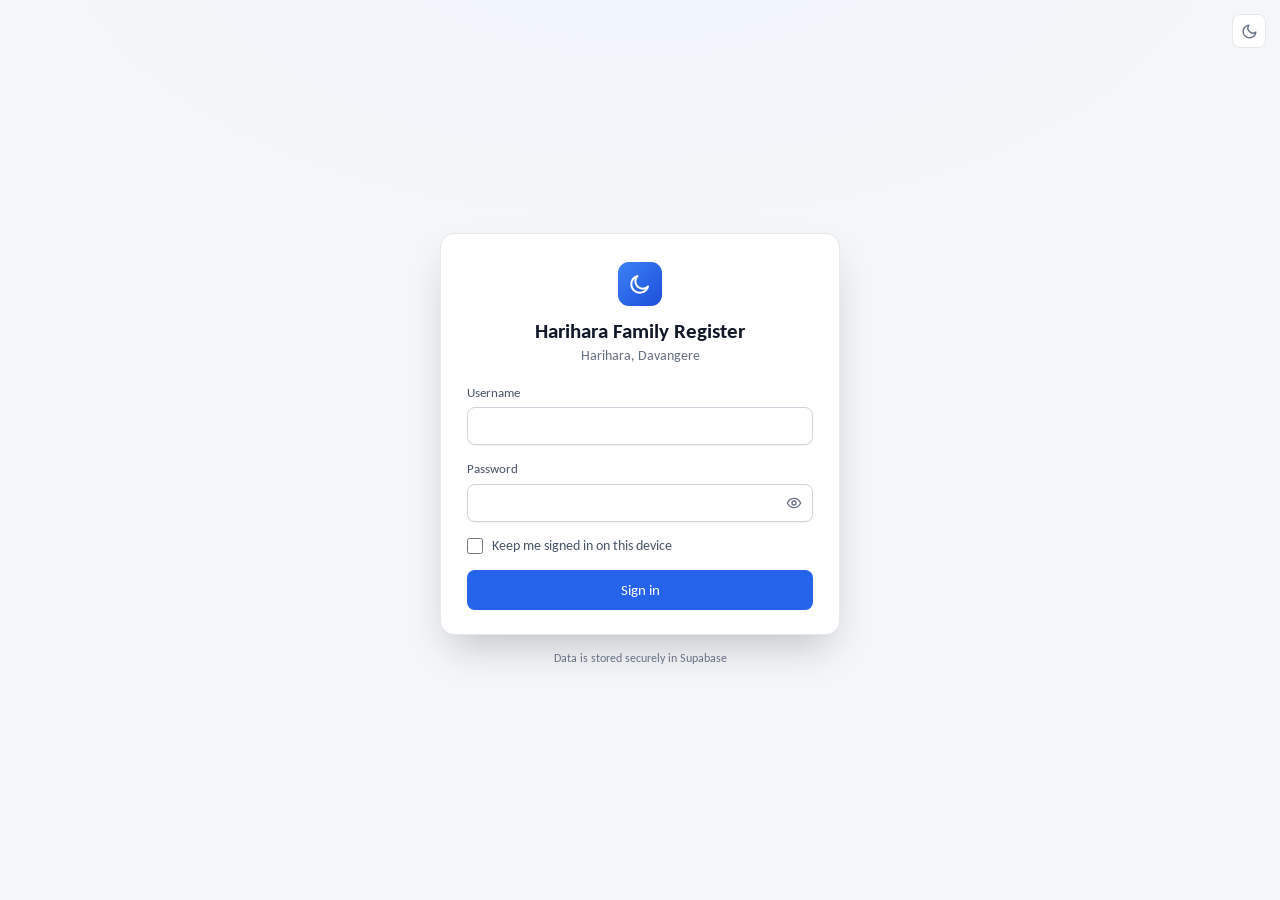
<file: index.html>
<!doctype html>
<html lang="en">
<head>
  <meta charset="utf-8">
  <meta name="viewport" content="width=device-width, initial-scale=1, viewport-fit=cover">
  <meta name="robots" content="noindex, nofollow">
  <meta name="theme-color" content="#ffffff">
  <title>Sign in · Harihara Family Register</title>
  <link rel="icon" href="favicon.svg" type="image/svg+xml">
  <link rel="preconnect" href="https://fonts.googleapis.com">
  <link rel="preconnect" href="https://fonts.gstatic.com" crossorigin>
  <link rel="stylesheet" href="https://fonts.googleapis.com/css2?family=Carlito:ital,wght@0,400;0,700;1,400&display=swap">
  <link rel="stylesheet" href="css/style.css">
  <script>try { var t = localStorage.getItem('vfr.theme'); if (t) document.documentElement.setAttribute('data-theme', t); } catch (e) {}</script>
</head>
<body data-page="login" class="login-body">
  <button type="button" class="icon-btn theme-toggle login-theme" data-action="theme-toggle"></button>
  <main class="login-wrap" id="main">
    <section class="login-card">
      <div class="login-brand">
        <span class="brand-mark" id="brand-icon"></span>
        <h1 data-app-name>Harihara Family Register</h1>
        <p data-village-name>Harihara, Davangere</p>
      </div>

      <p class="notice notice-warning" id="file-warning" hidden>
        This page was opened as a file. Sign-in needs a small web server: see README → “Run it locally”.
      </p>

      <form id="login-form" novalidate>
        <div class="field">
          <label for="username">Username</label>
          <input id="username" name="username" autocomplete="username" autocapitalize="none" spellcheck="false" required>
        </div>
        <div class="field">
          <label for="password">Password</label>
          <div class="input-group">
            <input id="password" name="password" type="password" autocomplete="current-password" required>
            <button type="button" class="icon-btn" id="toggle-password" aria-label="Show password"></button>
          </div>
        </div>
        <label class="check">
          <input type="checkbox" name="remember">
          <span>Keep me signed in on this device</span>
        </label>
        <p class="form-error" id="login-error" role="alert" hidden></p>
        <button type="submit" class="btn btn-primary btn-block">Sign in</button>
      </form>

      <div class="demo-logins" id="demo-logins" hidden>
        <p class="demo-title">Demo logins <span>tap one to sign in</span></p>
        <div class="demo-list"></div>
      </div>
    </section>
    <p class="login-foot" id="login-foot"></p>
  </main>

  <script src="js/config.js"></script>
  <script src="js/utils.js"></script>
  <script src="js/supabase.js"></script>
  <script src="js/auth.js"></script>
  <script src="js/db.js"></script>
  <script src="js/ui.js"></script>
  <script src="js/login.js"></script>
</body>
</html>
</file>
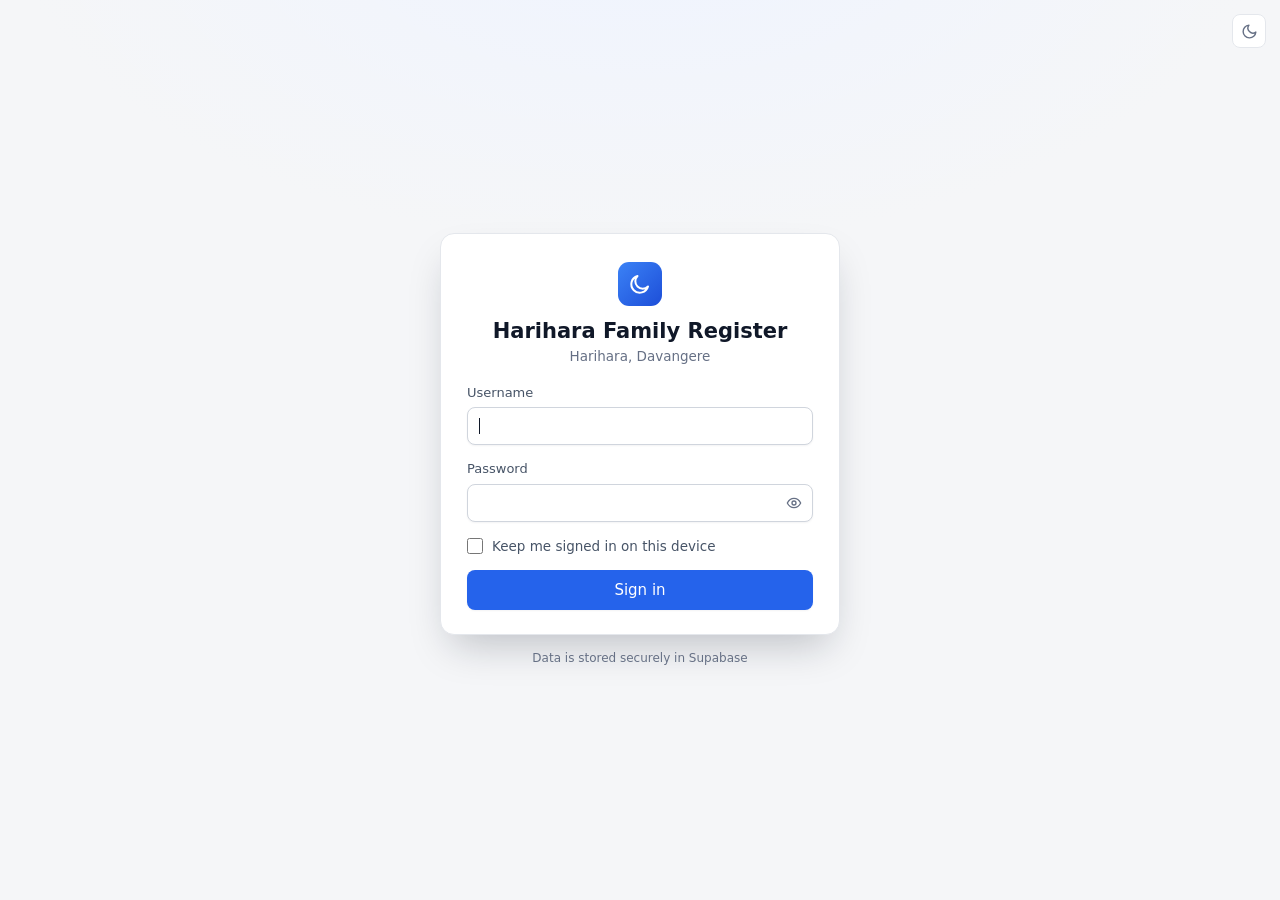
<file: admin.html>
<!doctype html>
<html lang="en">
<head>
  <meta charset="utf-8">
  <meta name="viewport" content="width=device-width, initial-scale=1, viewport-fit=cover">
  <meta name="robots" content="noindex, nofollow">
  <meta name="theme-color" content="#ffffff">
  <title>Admin · Harihara Family Register</title>
  <link rel="icon" href="favicon.svg" type="image/svg+xml">
  <link rel="preconnect" href="https://fonts.googleapis.com">
  <link rel="preconnect" href="https://fonts.gstatic.com" crossorigin>
  <link rel="stylesheet" href="https://fonts.googleapis.com/css2?family=Carlito:ital,wght@0,400;0,700;1,400&display=swap">
  <link rel="stylesheet" href="css/style.css">
  <script>try { var t = localStorage.getItem('vfr.theme'); if (t) document.documentElement.setAttribute('data-theme', t); } catch (e) {}</script>
</head>
<body data-page="admin">
  <header class="app-header" id="app-header"></header>
  <div id="app-banner"></div>
  <div class="page-loader" id="page-loader"><span class="spinner" aria-label="Loading"></span></div>

  <main class="page" id="main" hidden>
    <div class="page-head">
      <div>
        <h1>Admin</h1>
        <p id="admin-sub">Users, roles and the data saved in this browser.</p>
      </div>
    </div>

    <div class="admin-grid">
      <section class="card panel">
        <header class="panel-head">
          <div><h2>Users</h2><p><span id="users-source">From <code>data/users.csv</code></span> · <span id="users-count"></span></p></div>
        </header>
        <div id="users-list"><span class="spinner"></span></div>
        <p class="panel-note" id="users-note">To add, remove or change a user, edit <code>data/users.csv</code> and push it to GitHub. The tool on the right makes the line for you.</p>
      </section>

      <section class="card panel">
        <header class="panel-head">
          <div><h2 id="user-form-title">Add a user or reset a password</h2><p id="user-form-sub">Makes a line to paste into <code>data/users.csv</code></p></div>
        </header>
        <form id="user-form" class="form-grid" novalidate>
          <div class="field span-2">
            <label for="nu-name">Name</label>
            <input id="nu-name" name="name" autocomplete="off" placeholder="e.g. Imran Shaikh">
          </div>
          <div class="field">
            <label for="nu-username">Username</label>
            <input id="nu-username" name="username" autocomplete="off" autocapitalize="none" spellcheck="false" placeholder="e.g. imran">
          </div>
          <div class="field">
            <label for="nu-role">Role</label>
            <select id="nu-role" name="role"></select>
          </div>
          <div class="field span-2">
            <label for="nu-password">Password</label>
            <div class="input-group">
              <input id="nu-password" name="password" type="password" autocomplete="new-password" placeholder="At least 8 characters">
              <button type="button" class="icon-btn" id="new-password-toggle" aria-label="Show password"></button>
            </div>
          </div>
          <p class="form-error span-2" id="user-error" role="alert" hidden></p>
          <div class="span-2 panel-actions">
            <button type="submit" class="btn btn-primary" id="user-submit">Make the line</button>
            <button type="button" class="btn btn-ghost" id="user-cancel" hidden>Cancel</button>
          </div>
        </form>
        <div class="user-output" id="user-output" hidden></div>
      </section>

      <section class="card panel">
        <header class="panel-head">
          <div><h2 id="data-title">Data in this browser</h2><p id="data-sub">Demo mode keeps changes here until you download a backup</p></div>
        </header>
        <div id="data-info"></div>
        <div class="panel-actions">
          <button type="button" class="btn btn-secondary" data-export="families"><svg class="icon" viewBox="0 0 24 24" fill="none" stroke="currentColor" stroke-width="2" stroke-linecap="round" stroke-linejoin="round" aria-hidden="true"><path d="M12 3v12"/><path d="m7 10 5 5 5-5"/><path d="M5 21h14"/></svg><span>Backup families.csv</span></button>
          <button type="button" class="btn btn-secondary" data-export="members"><svg class="icon" viewBox="0 0 24 24" fill="none" stroke="currentColor" stroke-width="2" stroke-linecap="round" stroke-linejoin="round" aria-hidden="true"><path d="M12 3v12"/><path d="m7 10 5 5 5-5"/><path d="M5 21h14"/></svg><span>Backup members.csv</span></button>
        </div>

        <h3 class="panel-subhead">Import CSV</h3>
        <form id="import-form" class="import-form" novalidate>
          <input type="file" name="files" accept=".csv,text/csv" multiple aria-label="CSV files to import">
          <div class="radio-row" role="radiogroup" aria-label="Import mode">
            <label class="check"><input type="radio" name="mode" value="merge" checked><span><b>Merge</b>: add new rows, update rows with the same id</span></label>
            <label class="check"><input type="radio" name="mode" value="replace"><span><b>Replace</b>: the file becomes the whole table</span></label>
          </div>
          <button type="submit" class="btn btn-secondary"><svg class="icon" viewBox="0 0 24 24" fill="none" stroke="currentColor" stroke-width="2" stroke-linecap="round" stroke-linejoin="round" aria-hidden="true"><path d="M12 21V9"/><path d="m7 14 5-5 5 5"/><path d="M5 3h14"/></svg><span>Import</span></button>
        </form>
        <div id="import-result" hidden></div>

        <h3 class="panel-subhead danger-text">Start over</h3>
        <div class="panel-actions">
          <button type="button" class="btn btn-secondary" id="reload-data">Reload from CSV files</button>
          <button type="button" class="btn btn-danger-soft" id="clear-data">Delete all data</button>
        </div>
      </section>

      <section class="card panel">
        <header class="panel-head">
          <div><h2>What each role can do</h2><p id="perm-sub">Set in the <code>role</code> column of users.csv</p></div>
        </header>
        <div id="perm-table"></div>
        <p class="panel-note">An empty or unknown role is treated as <b>viewer</b>.</p>
      </section>
    </div>
  </main>

  <script src="js/config.js"></script>
  <script src="js/utils.js"></script>
  <script src="js/supabase.js"></script>
  <script src="js/auth.js"></script>
  <script src="js/db.js"></script>
  <script src="js/ui.js"></script>
  <script src="js/admin.js"></script>
</body>
</html>
</file>
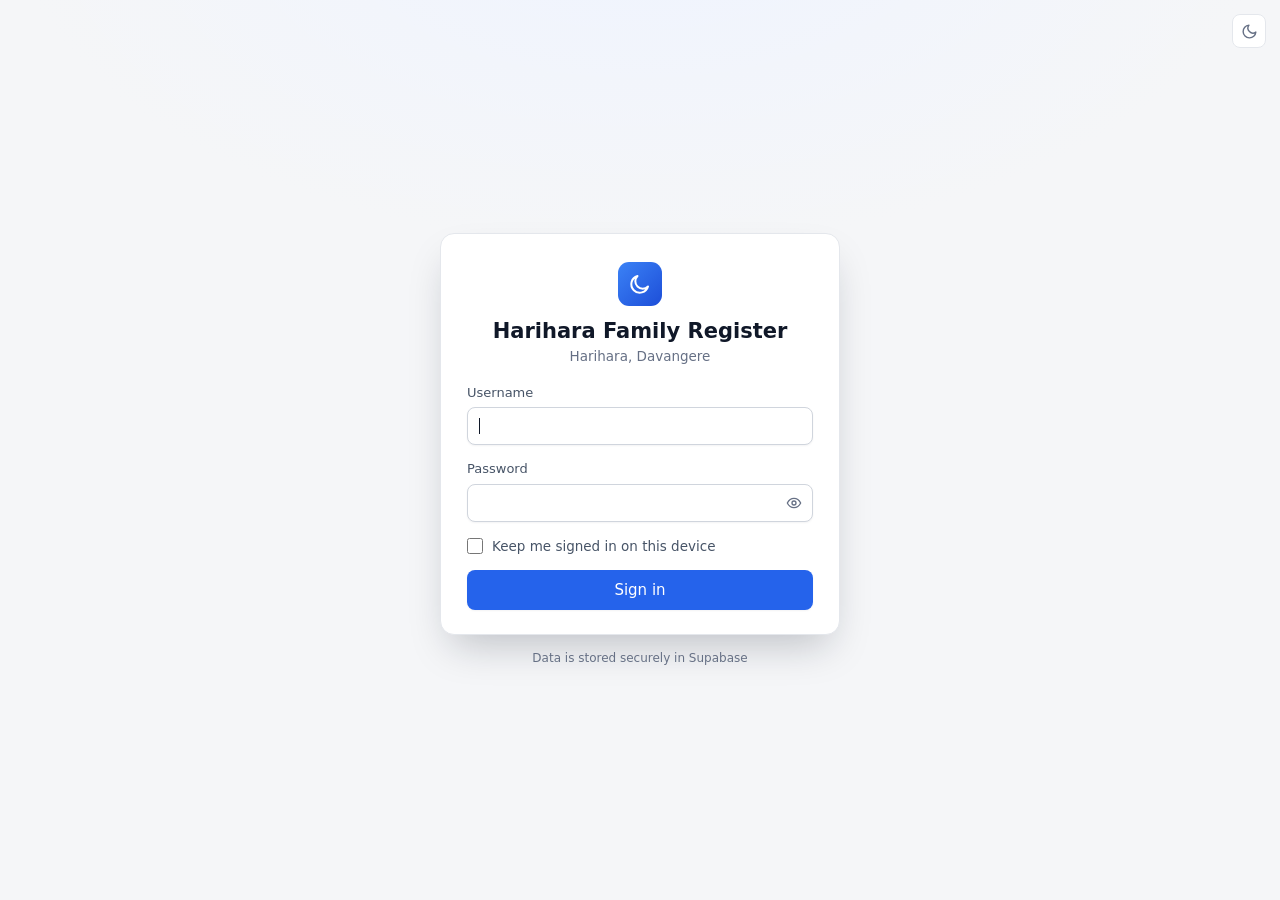
<file: families.html>
<!doctype html>
<html lang="en">
<head>
  <meta charset="utf-8">
  <meta name="viewport" content="width=device-width, initial-scale=1, viewport-fit=cover">
  <meta name="robots" content="noindex, nofollow">
  <meta name="theme-color" content="#ffffff">
  <title>Families · Harihara Family Register</title>
  <link rel="icon" href="favicon.svg" type="image/svg+xml">
  <link rel="preconnect" href="https://fonts.googleapis.com">
  <link rel="preconnect" href="https://fonts.gstatic.com" crossorigin>
  <link rel="stylesheet" href="https://fonts.googleapis.com/css2?family=Carlito:ital,wght@0,400;0,700;1,400&display=swap">
  <link rel="stylesheet" href="css/style.css">
  <script>try { var t = localStorage.getItem('vfr.theme'); if (t) document.documentElement.setAttribute('data-theme', t); } catch (e) {}</script>
</head>
<body data-page="families">
  <header class="app-header" id="app-header"></header>
  <div id="app-banner"></div>
  <div class="page-loader" id="page-loader"><span class="spinner" aria-label="Loading"></span></div>

  <main class="page" id="main" hidden>
    <div class="page-head">
      <div>
        <h1>Families</h1>
        <p id="families-summary"></p>
      </div>
      <div class="page-actions" id="families-actions"></div>
    </div>

    <div class="toolbar">
      <div class="search-field">
        <svg class="icon" viewBox="0 0 24 24" fill="none" stroke="currentColor" stroke-width="2" stroke-linecap="round" aria-hidden="true"><circle cx="11" cy="11" r="7"/><path d="m20 20-3.5-3.5"/></svg>
        <input type="search" id="family-search" placeholder="Search name, family code, phone or Aadhaar last 4" aria-label="Search families" autocomplete="off">
        <button type="button" class="icon-btn" id="search-clear" aria-label="Clear search" hidden>
          <svg class="icon" viewBox="0 0 24 24" fill="none" stroke="currentColor" stroke-width="2" stroke-linecap="round" aria-hidden="true"><path d="M18 6 6 18M6 6l12 12"/></svg>
        </button>
      </div>
      <select id="family-area" aria-label="Filter by area"></select>
      <select id="family-sort" aria-label="Sort families"></select>
    </div>

    <div id="families-list"></div>
  </main>

  <script src="js/config.js"></script>
  <script src="js/utils.js"></script>
  <script src="js/supabase.js"></script>
  <script src="js/auth.js"></script>
  <script src="js/db.js"></script>
  <script src="js/ui.js"></script>
  <script src="js/families.js"></script>
</body>
</html>
</file>
<file: css/style.css>
/* ==========================================================================
   Harihara Family Register
   Colours are tokens on :root, with a matching set for the dark theme.
   Type: Calibri (Carlito where Calibri is not installed). Bold is kept for
   page titles, card titles and key numbers; everything else is regular.
   ========================================================================== */
:root {
  color-scheme: light;
  --font: Calibri, Carlito, "Segoe UI", system-ui, -apple-system, Roboto, "Helvetica Neue", Arial, sans-serif;
  --mono: Consolas, ui-monospace, SFMono-Regular, "Liberation Mono", monospace;

  --bg: #f5f6f8;
  --surface: #ffffff;
  --surface-2: #f9fafb;
  --surface-3: #f1f3f5;
  --border: #e4e7ec;
  --border-strong: #d0d5dd;
  --text: #101828;
  --text-2: #475467;
  --text-3: #667085;

  --primary: #2563eb;
  --primary-hover: #1d4ed8;
  --primary-soft: #eff4ff;
  --primary-ink: #1d4ed8;
  --on-primary: #ffffff;
  --ring: rgba(37, 99, 235, 0.22);
  --brand: linear-gradient(135deg, #3b82f6, #1d4ed8);

  --danger: #d92d20;
  --danger-hover: #b42318;
  --danger-soft: #fef3f2;
  --danger-ink: #b42318;
  --danger-ring: rgba(217, 45, 32, 0.18);
  --warning-soft: #fffaeb;
  --warning-border: #fedf89;
  --warning-ink: #93370d;
  --info-soft: #eff4ff;
  --info-border: #d1e0ff;
  --info-ink: #1d3f8f;
  --success-soft: #ecfdf3;
  --success-ink: #067647;

  --shadow-sm: 0 1px 2px rgba(16, 24, 40, 0.05);
  --shadow: 0 1px 3px rgba(16, 24, 40, 0.08), 0 1px 2px rgba(16, 24, 40, 0.04);
  --shadow-lg: 0 20px 40px -12px rgba(16, 24, 40, 0.25);
  --toast-bg: #101828;
  --toast-text: #f9fafb;

  /* Category colours: charts, icons, avatars */
  --blue: #3b82f6;   --blue-soft: #eff6ff;   --blue-ink: #1d4ed8;
  --pink: #ec4899;   --pink-soft: #fdf2f8;   --pink-ink: #be185d;
  --amber: #f59e0b;  --amber-soft: #fffbeb;  --amber-ink: #b45309;
  --violet: #8b5cf6; --violet-soft: #f5f3ff; --violet-ink: #6d28d9;
  --red: #ef4444;    --red-soft: #fef2f2;    --red-ink: #b91c1c;
  --orange: #ea580c; --orange-soft: #fff7ed; --orange-ink: #c2410c;
  --cyan: #0891b2;   --cyan-soft: #ecfeff;   --cyan-ink: #0e7490;
  --indigo: #6366f1; --indigo-soft: #eef2ff; --indigo-ink: #4338ca;
  --gray-soft: #f2f4f7; --gray-ink: #475467;

  /* Charts (checked for contrast and colour-blind separation) */
  --chart-male: #3b82f6;
  --chart-female: #ec4899;
  --chart-other: #f59e0b;
  --chart-muted: #d0d5dd;
  --grid: #eef0f3;
  --axis: #d0d5dd;
  --m1: #2a78d6; --m2: #eb6834; --m3: #1baf7a; --m4: #eda100; --m5: #e87ba4;

  /* Family tree */
  --tree-male-bg: #eff6ff;   --tree-male-border: #3b82f6;
  --tree-female-bg: #fdf2f8; --tree-female-border: #ec4899;
  --tree-other-bg: #fffbeb;  --tree-other-border: #f59e0b;
  --tree-unknown-bg: #f2f4f7; --tree-unknown-border: #98a2b3;
  --tree-line: #98a2b3;
  --tree-spouse: #8b5cf6;
  --tree-muted: #d0d5dd;
  --dot: rgba(16, 24, 40, 0.06);

  --radius: 12px;
  --radius-sm: 8px;
}

@media (prefers-color-scheme: dark) {
  :root:not([data-theme="light"]) {
    color-scheme: dark;
    --bg: #0d1117;
    --surface: #161b22;
    --surface-2: #1b2129;
    --surface-3: #222a33;
    --border: #2a313b;
    --border-strong: #3a434f;
    --text: #e6edf3;
    --text-2: #b1bac4;
    --text-3: #8b949e;
    --primary: #2563eb;
    --primary-hover: #3b82f6;
    --primary-soft: rgba(59, 130, 246, 0.15);
    --primary-ink: #79a8ff;
    --on-primary: #ffffff;
    --ring: rgba(59, 130, 246, 0.35);
    --danger: #f04438;
    --danger-hover: #f97066;
    --danger-soft: rgba(240, 68, 56, 0.14);
    --danger-ink: #fda29b;
    --danger-ring: rgba(240, 68, 56, 0.3);
    --warning-soft: rgba(247, 144, 9, 0.12);
    --warning-border: rgba(247, 144, 9, 0.3);
    --warning-ink: #fec84b;
    --info-soft: rgba(59, 130, 246, 0.1);
    --info-border: rgba(59, 130, 246, 0.25);
    --info-ink: #a6c8ff;
    --success-soft: rgba(18, 183, 106, 0.12);
    --success-ink: #75e0a7;
    --shadow-sm: 0 1px 2px rgba(0, 0, 0, 0.4);
    --shadow: 0 1px 3px rgba(0, 0, 0, 0.5);
    --shadow-lg: 0 20px 40px -12px rgba(0, 0, 0, 0.7);
    --toast-bg: #e6edf3;
    --toast-text: #0d1117;
    --blue: #3b82f6;   --blue-soft: rgba(59, 130, 246, 0.15);  --blue-ink: #93c5fd;
    --pink: #ec4899;   --pink-soft: rgba(236, 72, 153, 0.15);  --pink-ink: #f9a8d4;
    --amber: #d97706;  --amber-soft: rgba(217, 119, 6, 0.16);  --amber-ink: #fcd34d;
    --violet: #8b5cf6; --violet-soft: rgba(139, 92, 246, 0.16); --violet-ink: #c4b5fd;
    --red: #ef4444;    --red-soft: rgba(239, 68, 68, 0.15);    --red-ink: #fca5a5;
    --orange: #ea580c; --orange-soft: rgba(234, 88, 12, 0.16);  --orange-ink: #fdba74;
    --cyan: #0891b2;   --cyan-soft: rgba(8, 145, 178, 0.18);   --cyan-ink: #67e8f9;
    --indigo: #6366f1; --indigo-soft: rgba(99, 102, 241, 0.16); --indigo-ink: #a5b4fc;
    --gray-soft: #222a33; --gray-ink: #b1bac4;
    --chart-male: #3b82f6;
    --chart-female: #ec4899;
    --chart-other: #d97706;
    --chart-muted: #3a434f;
    --grid: #222a33;
    --axis: #3a434f;
    --m1: #3987e5; --m2: #d95926; --m3: #199e70; --m4: #c98500; --m5: #d55181;
    --tree-male-bg: #172338;   --tree-male-border: #3b82f6;
    --tree-female-bg: #2d1626; --tree-female-border: #ec4899;
    --tree-other-bg: #2b2112;  --tree-other-border: #d97706;
    --tree-unknown-bg: #222a33; --tree-unknown-border: #6e7681;
    --tree-line: #6e7681;
    --tree-spouse: #a78bfa;
    --tree-muted: #3a434f;
    --dot: rgba(255, 255, 255, 0.05);
  }
}
:root[data-theme="dark"] {
  color-scheme: dark;
  --bg: #0d1117;
  --surface: #161b22;
  --surface-2: #1b2129;
  --surface-3: #222a33;
  --border: #2a313b;
  --border-strong: #3a434f;
  --text: #e6edf3;
  --text-2: #b1bac4;
  --text-3: #8b949e;
  --primary: #2563eb;
  --primary-hover: #3b82f6;
  --primary-soft: rgba(59, 130, 246, 0.15);
  --primary-ink: #79a8ff;
  --on-primary: #ffffff;
  --ring: rgba(59, 130, 246, 0.35);
  --danger: #f04438;
  --danger-hover: #f97066;
  --danger-soft: rgba(240, 68, 56, 0.14);
  --danger-ink: #fda29b;
  --danger-ring: rgba(240, 68, 56, 0.3);
  --warning-soft: rgba(247, 144, 9, 0.12);
  --warning-border: rgba(247, 144, 9, 0.3);
  --warning-ink: #fec84b;
  --info-soft: rgba(59, 130, 246, 0.1);
  --info-border: rgba(59, 130, 246, 0.25);
  --info-ink: #a6c8ff;
  --success-soft: rgba(18, 183, 106, 0.12);
  --success-ink: #75e0a7;
  --shadow-sm: 0 1px 2px rgba(0, 0, 0, 0.4);
  --shadow: 0 1px 3px rgba(0, 0, 0, 0.5);
  --shadow-lg: 0 20px 40px -12px rgba(0, 0, 0, 0.7);
  --toast-bg: #e6edf3;
  --toast-text: #0d1117;
  --blue: #3b82f6;   --blue-soft: rgba(59, 130, 246, 0.15);  --blue-ink: #93c5fd;
  --pink: #ec4899;   --pink-soft: rgba(236, 72, 153, 0.15);  --pink-ink: #f9a8d4;
  --amber: #d97706;  --amber-soft: rgba(217, 119, 6, 0.16);  --amber-ink: #fcd34d;
  --violet: #8b5cf6; --violet-soft: rgba(139, 92, 246, 0.16); --violet-ink: #c4b5fd;
  --red: #ef4444;    --red-soft: rgba(239, 68, 68, 0.15);    --red-ink: #fca5a5;
  --orange: #ea580c; --orange-soft: rgba(234, 88, 12, 0.16);  --orange-ink: #fdba74;
  --cyan: #0891b2;   --cyan-soft: rgba(8, 145, 178, 0.18);   --cyan-ink: #67e8f9;
  --indigo: #6366f1; --indigo-soft: rgba(99, 102, 241, 0.16); --indigo-ink: #a5b4fc;
  --gray-soft: #222a33; --gray-ink: #b1bac4;
  --chart-male: #3b82f6;
  --chart-female: #ec4899;
  --chart-other: #d97706;
  --chart-muted: #3a434f;
  --grid: #222a33;
  --axis: #3a434f;
  --m1: #3987e5; --m2: #d95926; --m3: #199e70; --m4: #c98500; --m5: #d55181;
  --tree-male-bg: #172338;   --tree-male-border: #3b82f6;
  --tree-female-bg: #2d1626; --tree-female-border: #ec4899;
  --tree-other-bg: #2b2112;  --tree-other-border: #d97706;
  --tree-unknown-bg: #222a33; --tree-unknown-border: #6e7681;
  --tree-line: #6e7681;
  --tree-spouse: #a78bfa;
  --tree-muted: #3a434f;
  --dot: rgba(255, 255, 255, 0.05);
}

/* ---------- Base ---------- */
*, *::before, *::after { box-sizing: border-box; }
html { -webkit-text-size-adjust: 100%; }
body {
  margin: 0;
  font-family: var(--font);
  font-size: 14px;
  font-weight: 400;
  line-height: 1.5;
  color: var(--text);
  background: var(--bg);
  -webkit-font-smoothing: antialiased;
  -moz-osx-font-smoothing: grayscale;
}
a { color: var(--primary-ink); text-decoration: none; }
a:hover { text-decoration: underline; }
h1, h2, h3 { margin: 0; line-height: 1.25; }
h1 { font-size: 22px; font-weight: 700; }
h2 { font-size: 15px; font-weight: 700; }
h3 { font-size: 14px; font-weight: 700; }
p { margin: 0; }
b, strong { font-weight: 700; }
code { font-family: var(--mono); font-size: 12px; background: var(--surface-3); padding: 1px 5px; border-radius: 4px; }
button, input, select, textarea { font: inherit; color: inherit; }
[hidden] { display: none !important; }
.icon { width: 16px; height: 16px; flex: none; }
.muted { color: var(--text-3); }
.sr-only {
  position: absolute; width: 1px; height: 1px; padding: 0; margin: -1px;
  overflow: hidden; clip: rect(0, 0, 0, 0); white-space: nowrap; border: 0;
}
:focus-visible { outline: 2px solid var(--primary); outline-offset: 2px; }

/* ---------- Header & navigation ---------- */
.app-header {
  position: sticky; top: 0; z-index: 30;
  background: var(--surface);
  border-bottom: 1px solid var(--border);
}
.header-inner {
  max-width: 1240px; margin: 0 auto; height: 56px; padding: 0 24px;
  display: flex; align-items: center; gap: 24px;
}
.brand { display: flex; align-items: center; gap: 10px; color: var(--text); min-width: 0; }
.brand:hover { text-decoration: none; }
.brand-mark {
  width: 30px; height: 30px; border-radius: 8px; flex: none;
  display: grid; place-items: center; color: #fff; background: var(--brand);
}
.brand-mark .icon { width: 17px; height: 17px; }
.brand-text { display: flex; flex-direction: column; min-width: 0; line-height: 1.2; }
.brand-text strong { font-size: 15px; white-space: nowrap; overflow: hidden; text-overflow: ellipsis; }
.brand-text small { font-size: 12px; color: var(--text-3); }
.nav { display: flex; gap: 2px; height: 100%; }
.nav-link {
  display: flex; align-items: center; gap: 7px; padding: 0 12px; height: 100%;
  color: var(--text-2); font-size: 14px; border-bottom: 2px solid transparent; margin-bottom: -1px;
  transition: color 0.15s, border-color 0.15s;
}
.nav-link:hover { color: var(--text); text-decoration: none; }
.nav-link.active { color: var(--primary-ink); border-bottom-color: var(--primary); }
.header-tools { margin-left: auto; display: flex; align-items: center; gap: 6px; }
.dropdown { position: relative; }
.user-button {
  display: flex; align-items: center; gap: 8px; padding: 3px 8px 3px 3px;
  border: 1px solid transparent; border-radius: 999px; background: transparent; cursor: pointer;
  transition: background 0.15s, border-color 0.15s;
}
.user-button:hover { background: var(--surface-3); }
.user-meta { display: flex; flex-direction: column; text-align: left; line-height: 1.15; }
.user-meta strong { font-size: 13px; font-weight: 400; color: var(--text); }
.user-meta small { font-size: 11.5px; color: var(--text-3); }
.chevron { width: 14px; height: 14px; color: var(--text-3); }
.avatar {
  width: 30px; height: 30px; border-radius: 50%; flex: none;
  display: grid; place-items: center; font-size: 12px; font-weight: 700;
  background: var(--primary-soft); color: var(--primary-ink);
}
.avatar-lg { width: 40px; height: 40px; font-size: 14px; }
.g-male { background: var(--blue-soft); color: var(--blue-ink); }
.g-female { background: var(--pink-soft); color: var(--pink-ink); }
.g-other { background: var(--amber-soft); color: var(--amber-ink); }
.g-unknown { background: var(--gray-soft); color: var(--gray-ink); }
.menu {
  position: absolute; right: 0; top: calc(100% + 6px); z-index: 40; min-width: 220px;
  background: var(--surface); border: 1px solid var(--border); border-radius: 10px;
  box-shadow: var(--shadow-lg); padding: 4px;
  animation: pop-in 0.12s ease-out;
}
.menu button, .menu a {
  display: flex; width: 100%; align-items: center; gap: 10px; padding: 8px 10px;
  border: 0; background: none; border-radius: 6px; cursor: pointer; text-align: left;
  color: var(--text); font-size: 14px;
}
.menu button:hover, .menu a:hover { background: var(--surface-3); text-decoration: none; }
.menu button small { display: block; color: var(--text-3); font-size: 12px; }
.menu .danger { color: var(--danger-ink); }
.menu-head { display: flex; flex-direction: column; gap: 2px; padding: 8px 10px 10px; margin-bottom: 4px; border-bottom: 1px solid var(--border); }
.menu-head strong { font-size: 14px; }
.menu-head span { font-size: 12.5px; color: var(--text-3); display: flex; align-items: center; gap: 6px; }
.bottom-nav { display: none; }

/* ---------- Banner ---------- */
.banner { background: var(--info-soft); border-bottom: 1px solid var(--info-border); color: var(--info-ink); }
.banner-warning { background: var(--warning-soft); border-color: var(--warning-border); color: var(--warning-ink); }
.banner-inner {
  max-width: 1240px; margin: 0 auto; padding: 6px 24px;
  display: flex; align-items: center; gap: 10px; font-size: 13px;
}
.banner-inner p { flex: 1; }
.banner .icon-btn { color: inherit; width: 28px; height: 28px; }

/* ---------- Page layout ---------- */
.page { max-width: 1240px; margin: 0 auto; padding: 24px 24px 56px; }
.page-head {
  display: flex; align-items: flex-end; justify-content: space-between; gap: 16px;
  flex-wrap: wrap; margin-bottom: 18px;
}
.page-head p { margin-top: 2px; color: var(--text-3); font-size: 13.5px; }
.page-actions { display: flex; gap: 8px; flex-wrap: wrap; }
.page-loader { display: grid; place-items: center; min-height: 50vh; }
.spinner {
  display: inline-block; width: 26px; height: 26px; border-radius: 50%;
  border: 3px solid var(--border); border-top-color: var(--primary);
  animation: spin 0.8s linear infinite;
}
.filter-row { display: flex; align-items: center; gap: 8px; }
.filter-row label { font-size: 13px; color: var(--text-3); }
.filter-row .select-menu { min-width: 210px; }
.area-link { margin: -6px 0 14px; font-size: 13.5px; }
.area-link:empty { display: none; }
.area-link a { display: inline-flex; align-items: center; gap: 6px; }
.area-link .icon { width: 14px; height: 14px; }

.card { background: var(--surface); border: 1px solid var(--border); border-radius: var(--radius); box-shadow: var(--shadow-sm); }

/* ---------- Buttons ---------- */
.btn {
  display: inline-flex; align-items: center; justify-content: center; gap: 7px;
  height: 36px; padding: 0 14px; border-radius: 8px; border: 1px solid transparent;
  font-size: 14px; font-weight: 400; cursor: pointer; white-space: nowrap; user-select: none;
  transition: background 0.15s, border-color 0.15s, color 0.15s, box-shadow 0.15s;
}
.btn:hover { text-decoration: none; }
.btn:focus-visible, .icon-btn:focus-visible, .tab:focus-visible { outline: none; box-shadow: 0 0 0 3px var(--ring); }
.btn[disabled] { opacity: 0.6; pointer-events: none; }
.btn-primary { background: var(--primary); color: var(--on-primary); box-shadow: var(--shadow-sm); }
.btn-primary:hover { background: var(--primary-hover); }
.btn-secondary { background: var(--surface); border-color: var(--border-strong); color: var(--text); box-shadow: var(--shadow-sm); }
.btn-secondary:hover { background: var(--surface-3); }
.btn-ghost { background: transparent; color: var(--text-2); }
.btn-ghost:hover { background: var(--surface-3); color: var(--text); }
.btn-danger { background: var(--danger); color: #fff; }
.btn-danger:hover { background: var(--danger-hover); }
.btn-danger-soft { background: var(--surface); border-color: var(--border-strong); color: var(--danger-ink); }
.btn-danger-soft:hover { background: var(--danger-soft); border-color: var(--danger); }
.btn-sm { height: 30px; padding: 0 10px; font-size: 13px; border-radius: 7px; }
.btn-sm .icon { width: 14px; height: 14px; }
.btn-block { width: 100%; height: 40px; font-size: 15px; }
.icon-btn {
  width: 32px; height: 32px; flex: none; display: inline-grid; place-items: center;
  border-radius: 8px; border: 0; background: transparent; color: var(--text-3); cursor: pointer;
  transition: background 0.15s, color 0.15s;
}
.icon-btn:hover { background: var(--surface-3); color: var(--text); }
.icon-btn.danger:hover { background: var(--danger-soft); color: var(--danger-ink); }
.theme-toggle { width: 34px; height: 34px; border: 1px solid var(--border); }
.theme-toggle .icon { width: 17px; height: 17px; }
.link-btn {
  border: 0; background: none; padding: 0; color: var(--primary-ink);
  font-size: 13px; cursor: pointer; white-space: nowrap;
}
.link-btn:hover { text-decoration: underline; }

/* ---------- Forms ---------- */
.form-grid { display: grid; grid-template-columns: repeat(2, minmax(0, 1fr)); gap: 14px 16px; }
.span-2 { grid-column: 1 / -1; }
.form-section {
  grid-column: 1 / -1; margin-top: 4px; padding-top: 14px; border-top: 1px solid var(--border);
  font-size: 12px; letter-spacing: 0.06em; text-transform: uppercase; color: var(--text-3);
}
.form-section:first-child { margin-top: 0; padding-top: 0; border-top: 0; }
.field { display: flex; flex-direction: column; gap: 5px; min-width: 0; }
.field > label, .field > .label { font-size: 13px; color: var(--text-2); }
.label-note { color: var(--text-3); }
.req { color: var(--danger-ink); }
.hint { display: flex; align-items: flex-start; gap: 5px; font-size: 12px; color: var(--text-3); line-height: 1.4; }
.hint .icon { width: 12px; height: 12px; margin-top: 2px; }
.field input:not([type="radio"]):not([type="checkbox"]), .field select, .field textarea,
.toolbar select, .filter-row select, .search-field input {
  width: 100%; height: 38px; padding: 0 11px;
  border: 1px solid var(--border-strong); border-radius: 8px;
  background: var(--surface); font-size: 14px; box-shadow: var(--shadow-sm);
  transition: border-color 0.15s, box-shadow 0.15s;
}
.field textarea { height: auto; min-height: 64px; padding: 8px 11px; resize: vertical; line-height: 1.45; }
select {
  appearance: none; -webkit-appearance: none; padding-right: 32px !important; cursor: pointer;
  background-image: url("data:image/svg+xml,%3Csvg xmlns='http://www.w3.org/2000/svg' width='14' height='14' viewBox='0 0 24 24' fill='none' stroke='%23889097' stroke-width='2.2' stroke-linecap='round' stroke-linejoin='round'%3E%3Cpath d='m6 9 6 6 6-6'/%3E%3C/svg%3E");
  background-repeat: no-repeat; background-position: right 11px center;
}
input::placeholder, textarea::placeholder { color: var(--text-3); opacity: 0.75; }
.field input:focus, .field select:focus, .field textarea:focus,
.toolbar select:focus, .filter-row select:focus, .search-field input:focus {
  outline: none; border-color: var(--primary); box-shadow: 0 0 0 3px var(--ring);
}
[aria-invalid="true"] { border-color: var(--danger) !important; box-shadow: 0 0 0 3px var(--danger-ring) !important; }
.input-group { position: relative; }
.input-group input { padding-right: 42px !important; }
.input-group .icon-btn { position: absolute; right: 3px; top: 3px; }
.segmented {
  display: flex; gap: 2px; padding: 3px; height: 38px;
  background: var(--surface-3); border: 1px solid var(--border); border-radius: 8px;
}
.segmented label { flex: 1; position: relative; }
.segmented input { position: absolute; opacity: 0; inset: 0; margin: 0; cursor: pointer; }
.segmented span {
  display: flex; align-items: center; justify-content: center; height: 100%;
  border-radius: 6px; font-size: 13.5px; color: var(--text-2); cursor: pointer;
  transition: background 0.15s, color 0.15s, box-shadow 0.15s;
}
.segmented input:checked + span { background: var(--surface); color: var(--primary-ink); box-shadow: var(--shadow); }
.segmented input:focus-visible + span { box-shadow: 0 0 0 3px var(--ring); }
.segmented input[aria-invalid="true"] + span { color: var(--danger-ink); }
.check { display: flex; align-items: flex-start; gap: 9px; font-size: 13.5px; color: var(--text-2); cursor: pointer; }
.check input { width: 16px; height: 16px; margin: 2px 0 0; accent-color: var(--primary); flex: none; }
.form-error {
  margin: 0 20px 12px; padding: 9px 12px; border-radius: 8px;
  background: var(--danger-soft); color: var(--danger-ink); font-size: 13.5px;
}
.login-card .form-error, .panel .form-error { margin: 0; }
.notice {
  display: flex; gap: 10px; align-items: flex-start; padding: 10px 12px; border-radius: 8px;
  font-size: 13.5px; border: 1px solid transparent;
}
.notice .icon { margin-top: 2px; }
.notice ul { margin: 0; padding-left: 18px; }
.notice-warning { background: var(--warning-soft); border-color: var(--warning-border); color: var(--warning-ink); }
.notice-error { background: var(--danger-soft); color: var(--danger-ink); }
.notice-success { background: var(--success-soft); color: var(--success-ink); }
.notice .warn { color: var(--warning-ink); }

/* ---------- Filter drop-downs (a styled list instead of the browser's own) ---------- */
.select-menu { position: relative; min-width: 0; }
.select-button {
  width: 100%; height: 38px; display: flex; align-items: center; justify-content: space-between; gap: 8px;
  padding: 0 10px 0 12px; border: 1px solid var(--border-strong); border-radius: 8px;
  background: var(--surface); color: var(--text); box-shadow: var(--shadow-sm);
  font-size: 14px; text-align: left; cursor: pointer; transition: border-color 0.15s, box-shadow 0.15s;
}
.select-button:hover { border-color: var(--text-3); }
.select-button:focus-visible, .select-button[aria-expanded="true"] { outline: none; border-color: var(--primary); box-shadow: 0 0 0 3px var(--ring); }
.select-button .chevron { transition: transform 0.15s; }
.select-button[aria-expanded="true"] .chevron { transform: rotate(180deg); }
.select-value { min-width: 0; overflow: hidden; text-overflow: ellipsis; white-space: nowrap; }
.select-list {
  position: absolute; right: 0; top: calc(100% + 6px); z-index: 45;
  min-width: 100%; width: max-content; max-width: min(320px, calc(100vw - 32px)); max-height: 320px; overflow-y: auto;
  margin: 0; padding: 4px; list-style: none;
  background: var(--surface); border: 1px solid var(--border); border-radius: 10px; box-shadow: var(--shadow-lg);
  animation: pop-in 0.12s ease-out;
}
.select-list li {
  display: flex; align-items: center; gap: 8px; padding: 7px 10px 7px 6px; border-radius: 6px;
  font-size: 14px; color: var(--text); cursor: pointer; user-select: none;
}
.select-list li.active { background: var(--surface-3); }
.select-list li[aria-selected="true"] { color: var(--primary-ink); }
.option-check { width: 16px; height: 16px; flex: none; display: grid; place-items: center; color: var(--primary-ink); }
.option-check .icon { width: 14px; height: 14px; }
.option-label { flex: 1; min-width: 0; overflow: hidden; text-overflow: ellipsis; white-space: nowrap; }
.option-count {
  min-width: 24px; padding: 0 7px; border-radius: 999px; background: var(--surface-3); color: var(--text-3);
  font-size: 12px; line-height: 20px; text-align: center; font-variant-numeric: tabular-nums;
}
.select-list li.active .option-count { background: var(--surface); }

/* ---------- Dialogs ---------- */
.dialog {
  border: 1px solid var(--border); padding: 0; border-radius: 14px; width: min(540px, calc(100vw - 32px));
  max-height: min(90vh, 900px); background: var(--surface); color: var(--text);
  box-shadow: var(--shadow-lg); overflow: hidden;
}
.dialog-wide { width: min(760px, calc(100vw - 32px)); }
.dialog-confirm { width: min(420px, calc(100vw - 32px)); }
.dialog::backdrop { background: rgba(16, 24, 40, 0.5); }
.dialog[open] { animation: dialog-in 0.16s ease-out; }
.dialog-form { display: flex; flex-direction: column; max-height: min(90vh, 900px); }
.dialog-header {
  display: flex; align-items: flex-start; justify-content: space-between; gap: 12px;
  padding: 16px 20px 12px; border-bottom: 1px solid var(--border);
}
.dialog-header h2 { font-size: 17px; }
.dialog-header p { margin-top: 2px; font-size: 13px; color: var(--text-3); }
.dialog-body { padding: 18px 20px; overflow-y: auto; flex: 1; overscroll-behavior: contain; }
.dialog-footer {
  display: flex; justify-content: flex-end; gap: 8px; padding: 12px 20px;
  border-top: 1px solid var(--border); background: var(--surface-2);
}
.confirm-text { color: var(--text-2); font-size: 14px; }

/* ---------- Toasts ---------- */
.toasts {
  position: fixed; left: 50%; bottom: 24px; transform: translateX(-50%); z-index: 100;
  display: flex; flex-direction: column; align-items: center; gap: 8px; pointer-events: none;
  width: max-content; max-width: calc(100vw - 32px);
}
.toast {
  display: flex; align-items: center; gap: 9px; padding: 10px 14px; border-radius: 8px;
  background: var(--toast-bg); color: var(--toast-text); box-shadow: var(--shadow-lg);
  font-size: 13.5px; opacity: 0; transform: translateY(8px); transition: opacity 0.2s, transform 0.2s;
}
.toast.show { opacity: 1; transform: none; }
.toast-success .icon { color: #32d583; }
.toast-error .icon { color: #f97066; }

/* ---------- Empty states ---------- */
.empty-state {
  display: flex; flex-direction: column; align-items: center; gap: 6px;
  padding: 44px 24px; text-align: center; color: var(--text-3); font-size: 13.5px;
}
.empty-state h3 { color: var(--text); font-size: 15px; }
.empty-state .btn { margin-top: 8px; }
.empty-icon {
  width: 44px; height: 44px; border-radius: 10px; display: grid; place-items: center;
  background: var(--surface-3); color: var(--text-3); margin-bottom: 4px;
}
.empty-icon .icon { width: 20px; height: 20px; }

/* ---------- Tones (icon chips) ---------- */
.tone-blue { background: var(--blue-soft); color: var(--blue-ink); }
.tone-violet { background: var(--violet-soft); color: var(--violet-ink); }
.tone-cyan { background: var(--cyan-soft); color: var(--cyan-ink); }
.tone-amber { background: var(--amber-soft); color: var(--amber-ink); }
.tone-pink { background: var(--pink-soft); color: var(--pink-ink); }
.tone-indigo { background: var(--indigo-soft); color: var(--indigo-ink); }

/* ---------- Dashboard ---------- */
.stats-grid { display: grid; grid-template-columns: repeat(6, minmax(0, 1fr)); gap: 12px; margin-bottom: 14px; }
.stat { padding: 14px 16px; display: flex; flex-direction: column; gap: 4px; min-width: 0; }
.stat-top { display: flex; align-items: center; justify-content: space-between; gap: 8px; }
.stat-label { font-size: 13px; color: var(--text-2); white-space: nowrap; overflow: hidden; text-overflow: ellipsis; }
.stat-icon { width: 28px; height: 28px; border-radius: 7px; flex: none; display: grid; place-items: center; }
.stat-icon .icon { width: 15px; height: 15px; }
.stat-value { font-size: 24px; font-weight: 700; line-height: 1.2; color: var(--text); }
.stat-note { font-size: 12px; color: var(--text-3); white-space: nowrap; overflow: hidden; text-overflow: ellipsis; }
.meter { height: 5px; border-radius: 999px; background: var(--indigo-soft); overflow: hidden; margin: 3px 0 1px; }
.meter span { display: block; height: 100%; border-radius: inherit; background: var(--indigo); }

.charts-grid { display: grid; grid-template-columns: repeat(12, minmax(0, 1fr)); gap: 14px; }
.col-4 { grid-column: span 4; }
.col-6 { grid-column: span 6; }
.col-8 { grid-column: span 8; }
.chart-card { padding: 16px 18px 12px; display: flex; flex-direction: column; min-width: 0; }
.card-head { display: flex; justify-content: space-between; align-items: flex-start; gap: 12px; margin-bottom: 12px; }
.card-head p { margin-top: 1px; font-size: 12.5px; color: var(--text-3); }
.chart-box { position: relative; width: 100%; height: 250px; }
.chart-foot {
  display: flex; align-items: center; justify-content: space-between; gap: 12px;
  margin-top: auto; padding-top: 10px; border-top: 1px solid var(--border);
}
.chart-box + .chart-table + .chart-foot, .donut + .chart-table + .chart-foot { margin-top: 12px; }
.chart-note { font-size: 12px; color: var(--text-3); }
.chart-empty { padding: 40px 0; text-align: center; color: var(--text-3); }
.chart-table { max-height: 280px; overflow: auto; }
.legend { display: flex; flex-wrap: wrap; gap: 4px 12px; font-size: 12.5px; color: var(--text-2); }
.legend-item { display: inline-flex; align-items: center; gap: 6px; white-space: nowrap; }
.swatch { width: 9px; height: 9px; border-radius: 2px; flex: none; display: inline-block; }
.dot { width: 9px; height: 9px; border-radius: 50%; flex: none; display: inline-block; }

.donut { display: flex; align-items: center; gap: 18px; min-height: 250px; }
.donut-box { position: relative; width: 170px; height: 170px; flex: none; }
.donut-legend { list-style: none; margin: 0; padding: 0; flex: 1; min-width: 0; display: grid; gap: 2px; }
.donut-legend li {
  display: grid; grid-template-columns: auto minmax(0, 1fr) auto auto; align-items: center; gap: 8px;
  padding: 6px 0; border-bottom: 1px solid var(--border); font-size: 13.5px;
}
.donut-legend li:last-child { border-bottom: 0; }
.legend-label { color: var(--text-2); overflow: hidden; text-overflow: ellipsis; white-space: nowrap; }
.legend-value { color: var(--text); font-variant-numeric: tabular-nums; text-align: right; }
.legend-pct { color: var(--text-3); font-size: 12px; min-width: 34px; text-align: right; font-variant-numeric: tabular-nums; }

.data-table { width: 100%; border-collapse: collapse; font-size: 13.5px; font-variant-numeric: tabular-nums; }
.data-table th {
  text-align: left; font-size: 12.5px; font-weight: 400; color: var(--text-3);
  padding: 7px 10px; border-bottom: 1px solid var(--border); background: var(--surface-2);
}
.data-table td { padding: 7px 10px; border-bottom: 1px solid var(--border); }
.data-table tr:last-child td { border-bottom: 0; }
.num { text-align: right; font-variant-numeric: tabular-nums; }
.data-table th.num { text-align: right; }
.center { text-align: center !important; }

.recent-list { list-style: none; margin: 0; padding: 0; }
.recent-list li + li { border-top: 1px solid var(--border); }
.recent-list a { display: flex; align-items: center; gap: 12px; padding: 9px 4px; color: var(--text); border-radius: 8px; }
.recent-list a:hover { background: var(--surface-2); text-decoration: none; }
.recent-text { flex: 1; min-width: 0; display: flex; flex-direction: column; }
.recent-text strong { font-size: 14px; font-weight: 400; white-space: nowrap; overflow: hidden; text-overflow: ellipsis; }
.recent-text small, .recent-meta small { font-size: 12px; color: var(--text-3); }
.recent-meta { display: flex; flex-direction: column; align-items: flex-end; gap: 2px; }
.count-pill {
  display: inline-flex; align-items: center; justify-content: center; gap: 5px; min-width: 26px; height: 22px; padding: 0 8px;
  border-radius: 6px; background: var(--surface-3); font-size: 12.5px; color: var(--text-2);
  font-variant-numeric: tabular-nums;
}
.count-pill .icon { width: 13px; height: 13px; }

/* ---------- Families list ---------- */
.toolbar { display: flex; gap: 8px; margin-bottom: 14px; flex-wrap: wrap; }
.search-field { position: relative; flex: 1 1 320px; }
.search-field > .icon { position: absolute; left: 11px; top: 11px; color: var(--text-3); pointer-events: none; }
.search-field input { padding-left: 34px !important; padding-right: 40px !important; }
.search-field input::-webkit-search-cancel-button { display: none; }
.search-field .icon-btn { position: absolute; right: 3px; top: 3px; }
.toolbar .select-menu { flex: 0 1 200px; }
.table-card { overflow: hidden; }
.table { width: 100%; border-collapse: collapse; }
.table th {
  text-align: left; font-size: 12.5px; font-weight: 400; color: var(--text-3);
  padding: 10px 16px; background: var(--surface-2); border-bottom: 1px solid var(--border);
}
.table td { padding: 10px 16px; border-bottom: 1px solid var(--border); vertical-align: middle; font-size: 14px; color: var(--text-2); }
.table tbody tr { cursor: pointer; transition: background 0.12s; }
.table tbody tr:hover { background: var(--surface-2); }
.table tbody tr:last-child td { border-bottom: 0; }
.table .num { text-align: right; }
.family-link { display: flex; align-items: center; gap: 11px; color: var(--text); min-width: 0; }
.family-link:hover { text-decoration: none; }
.family-link:hover strong { color: var(--primary-ink); }
.family-name { display: flex; flex-direction: column; min-width: 0; line-height: 1.3; }
.family-name strong { font-size: 14.5px; font-weight: 400; color: var(--text); }
.family-name small { font-size: 12px; color: var(--text-3); }
.code { font-family: var(--mono); font-size: 11.5px; }
.chip {
  display: inline-flex; align-items: center; gap: 4px; padding: 1px 8px; border-radius: 6px;
  background: var(--surface-3); color: var(--text-2); font-size: 12.5px; white-space: nowrap;
}
.chip .icon { width: 12px; height: 12px; }
a.chip:hover { text-decoration: none; color: var(--primary-ink); }
.row-actions { white-space: nowrap; text-align: right; }
.row-actions > * { vertical-align: middle; }
.row-actions .btn .icon { width: 14px; height: 14px; margin-right: -4px; }
.list-more { display: flex; align-items: center; justify-content: center; gap: 16px; margin-top: 14px; font-size: 13.5px; }

/* ---------- Family page ---------- */
.back-link { display: inline-flex; align-items: center; gap: 6px; margin-bottom: 12px; font-size: 13.5px; color: var(--text-3); }
.back-link:hover { color: var(--text); text-decoration: none; }
.back-link .icon { width: 15px; height: 15px; }
.family-hero { padding: 20px; display: grid; gap: 16px; }
.family-hero-top { display: flex; justify-content: space-between; align-items: flex-start; gap: 16px; flex-wrap: wrap; }
.hero-identity { display: flex; gap: 14px; min-width: 0; }
.hero-avatar {
  width: 52px; height: 52px; border-radius: 12px; flex: none; display: grid; place-items: center;
  font-size: 18px; font-weight: 700; color: #fff; background: var(--brand);
}
.hero-text { display: flex; flex-direction: column; gap: 3px; min-width: 0; }
.hero-text h1 { font-size: 22px; overflow-wrap: anywhere; }
.hero-text .muted { font-size: 13.5px; }
.hero-tags { display: flex; flex-wrap: wrap; gap: 6px; }
.code-badge {
  font-family: var(--mono); font-size: 11.5px; padding: 1px 7px; border-radius: 5px;
  background: var(--surface-3); color: var(--text-2); display: inline-flex; align-items: center;
}
.hero-phone { display: inline-flex; align-items: center; gap: 6px; font-size: 13.5px; width: fit-content; }
.hero-phone .icon { width: 14px; height: 14px; }
.hero-actions { display: flex; gap: 8px; flex-wrap: wrap; }
.hero-stats {
  display: grid; grid-template-columns: repeat(5, minmax(0, 1fr)); margin: 0;
  border: 1px solid var(--border); border-radius: 10px; overflow: hidden; background: var(--surface-2);
}
.hero-stats div { padding: 10px 14px; border-left: 1px solid var(--border); }
.hero-stats div:first-child { border-left: 0; }
.hero-stats dt { font-size: 12px; color: var(--text-3); white-space: nowrap; overflow: hidden; text-overflow: ellipsis; }
.hero-stats dd { margin: 1px 0 0; font-size: 20px; font-weight: 700; line-height: 1.2; }
.hero-meta { font-size: 12px; color: var(--text-3); }

.tabs { display: flex; gap: 4px; margin: 20px 0 16px; border-bottom: 1px solid var(--border); overflow-x: auto; scroll-margin-top: 66px; }
.tab {
  display: inline-flex; align-items: center; gap: 7px; padding: 9px 12px; margin-bottom: -1px;
  border: 0; border-bottom: 2px solid transparent; background: none; color: var(--text-2);
  font-size: 14px; cursor: pointer; white-space: nowrap;
}
.tab:hover { color: var(--text); }
.tab[aria-selected="true"] { color: var(--primary-ink); border-bottom-color: var(--primary); }
.tab-count { padding: 0 7px; border-radius: 999px; background: var(--surface-3); font-size: 12px; color: var(--text-2); }
.tab[aria-selected="true"] .tab-count { background: var(--primary-soft); color: var(--primary-ink); }
.section-head { display: flex; align-items: center; justify-content: space-between; gap: 12px; margin-bottom: 12px; }

.member-grid { display: grid; grid-template-columns: repeat(auto-fill, minmax(320px, 1fr)); gap: 12px; }
.member-card {
  padding: 14px 16px; display: flex; flex-direction: column; gap: 12px;
  transition: border-color 0.25s, box-shadow 0.25s; scroll-margin-top: 80px;
}
.member-card.highlight { border-color: var(--primary); box-shadow: 0 0 0 3px var(--ring); }
.member-top { display: flex; gap: 12px; align-items: flex-start; }
.member-title { flex: 1; min-width: 0; }
.member-title h3 { font-size: 15px; overflow-wrap: anywhere; }
.member-sub { display: flex; flex-wrap: wrap; align-items: center; gap: 4px 8px; margin-top: 3px; font-size: 13px; color: var(--text-3); }
.member-actions { display: flex; margin: -4px -6px 0 0; }
.badge {
  display: inline-flex; align-items: center; height: 20px; padding: 0 7px; border-radius: 5px;
  font-size: 12px; background: var(--surface-3); color: var(--text-2); white-space: nowrap;
}
.badge-head { background: var(--primary-soft); color: var(--primary-ink); }
.badge-admin { background: var(--violet-soft); color: var(--violet-ink); }
.badge-volunteer { background: var(--blue-soft); color: var(--blue-ink); }
.badge-viewer { background: var(--gray-soft); color: var(--gray-ink); }
.member-details {
  display: grid; grid-template-columns: repeat(2, minmax(0, 1fr)); gap: 8px 16px;
  margin: 0; padding-top: 12px; border-top: 1px solid var(--border);
}
.member-details dt { font-size: 12px; color: var(--text-3); }
.member-details dd { margin: 0; font-size: 13.5px; color: var(--text); overflow-wrap: anywhere; }
.member-details .empty { color: var(--text-3); }
.member-notes { font-size: 13px; color: var(--text-2); background: var(--surface-2); border: 1px solid var(--border); border-radius: 8px; padding: 7px 10px; }

.tree-card { overflow: hidden; }
.tree-toolbar {
  display: flex; flex-wrap: wrap; align-items: center; justify-content: space-between; gap: 10px;
  padding: 10px 14px; border-bottom: 1px solid var(--border);
}
.tree-actions { display: flex; gap: 8px; }
.legend-box { width: 13px; height: 13px; border-radius: 3px; border: 2px solid; }
.legend-box.g-male { background: var(--tree-male-bg); border-color: var(--tree-male-border); }
.legend-box.g-female { background: var(--tree-female-bg); border-color: var(--tree-female-border); }
.legend-box.g-other { background: var(--tree-other-bg); border-color: var(--tree-other-border); }
.legend-line { width: 18px; height: 0; border-top: 2.5px solid var(--tree-spouse); }
.legend-line.child { border-top: 1.5px solid var(--tree-line); }
.tree-canvas {
  height: 560px; position: relative;
  background-color: var(--surface);
  background-image: radial-gradient(var(--dot) 1px, transparent 1.2px);
  background-size: 20px 20px;
}
.tree-canvas .empty-state { height: 100%; justify-content: center; }
.tree-selection { display: flex; align-items: center; gap: 12px; flex-wrap: wrap; padding: 12px 14px; border-top: 1px solid var(--border); background: var(--surface-2); }
.selection-text { flex: 1; min-width: 160px; display: flex; flex-direction: column; }
.selection-text strong { font-size: 14px; }
.selection-text span { font-size: 12.5px; color: var(--text-3); }
.selection-actions { display: flex; gap: 8px; }
.tree-hint { display: flex; gap: 8px; align-items: flex-start; padding: 10px 14px 12px; font-size: 12.5px; color: var(--text-3); border-top: 1px solid var(--border); }
.tree-hint .icon { width: 14px; height: 14px; margin-top: 2px; }
div.vis-tooltip {
  font-family: var(--font) !important; font-size: 13px !important; color: var(--text) !important;
  background: var(--surface) !important; border: 1px solid var(--border) !important;
  border-radius: 8px !important; box-shadow: var(--shadow-lg) !important; padding: 7px 10px !important;
}
.tree-tip { display: flex; flex-direction: column; gap: 1px; }
.tree-tip span { color: var(--text-3); font-size: 12.5px; }

/* ---------- Admin ---------- */
.admin-grid { display: grid; grid-template-columns: repeat(2, minmax(0, 1fr)); gap: 14px; align-items: start; }
.panel { padding: 18px; display: flex; flex-direction: column; gap: 14px; }
.panel-head p { margin-top: 1px; font-size: 12.5px; color: var(--text-3); }
.panel-note { font-size: 12.5px; color: var(--text-3); }
.panel-actions { display: flex; gap: 8px; flex-wrap: wrap; }
.panel-subhead { padding-top: 14px; border-top: 1px solid var(--border); }
.danger-text { color: var(--danger-ink); }
.user-list { list-style: none; margin: 0; padding: 0; }
.user-list li { display: flex; align-items: center; gap: 11px; padding: 9px 0; }
.user-list li + li { border-top: 1px solid var(--border); }
.user-list-text { flex: 1; min-width: 0; display: flex; flex-direction: column; line-height: 1.3; }
.user-list-text strong { font-weight: 400; font-size: 14px; }
.user-list-text small { color: var(--text-3); font-size: 12px; }
.user-actions { display: flex; margin-right: -6px; }
.field input[readonly] { background: var(--surface-3); color: var(--text-2); }
.user-output { display: flex; flex-direction: column; gap: 10px; padding: 12px; border-radius: 8px; background: var(--success-soft); }
.output-title { display: flex; align-items: center; gap: 8px; font-size: 13.5px; color: var(--success-ink); }
.code-row { display: flex; gap: 8px; align-items: flex-start; }
.code-output {
  flex: 1; min-width: 0; display: block; padding: 8px 10px; border-radius: 8px;
  background: var(--surface); border: 1px solid var(--border); word-break: break-all; font-size: 12px; line-height: 1.5;
}
.steps { margin: 0; padding-left: 20px; font-size: 13px; color: var(--text-2); display: grid; gap: 3px; }
.perm-table .icon { width: 15px; height: 15px; }
.perm-table .yes { color: var(--success-ink); display: inline-flex; }
.perm-table .no { color: var(--text-3); display: inline-flex; opacity: 0.6; }
.data-counts { display: grid; grid-template-columns: repeat(2, minmax(0, 1fr)); gap: 10px; margin-bottom: 12px; }
.data-counts div { padding: 10px 12px; border-radius: 8px; background: var(--surface-2); border: 1px solid var(--border); display: flex; flex-direction: column; }
.data-counts span { font-size: 22px; font-weight: 700; }
.data-counts small { color: var(--text-3); font-size: 12px; }
.kv { display: grid; grid-template-columns: auto 1fr; gap: 5px 16px; margin: 0 0 10px; font-size: 13.5px; }
.kv dt { color: var(--text-3); }
.kv dd { margin: 0; text-align: right; }
.import-form { display: flex; flex-direction: column; gap: 10px; align-items: flex-start; }
.import-form input[type="file"] { font-size: 13.5px; max-width: 100%; }
.import-form input[type="file"]::file-selector-button {
  margin-right: 10px; height: 32px; padding: 0 12px; border-radius: 7px; cursor: pointer;
  border: 1px solid var(--border-strong); background: var(--surface-2); color: var(--text); font: inherit;
}
.radio-row { display: grid; gap: 6px; }

/* ---------- Login ---------- */
.login-body {
  min-height: 100vh; min-height: 100dvh; display: grid; place-items: center; padding: 24px 16px;
  background: radial-gradient(900px 480px at 50% -10%, var(--primary-soft), transparent 70%), var(--bg);
}
.login-theme { position: fixed; top: 14px; right: 14px; background: var(--surface); }
.login-wrap { width: 100%; display: flex; flex-direction: column; align-items: center; gap: 14px; }
.login-card {
  width: min(400px, 100%); padding: 28px 26px 24px; border-radius: 14px;
  background: var(--surface); border: 1px solid var(--border); box-shadow: var(--shadow-lg);
  display: flex; flex-direction: column; gap: 16px;
}
.login-card form { display: flex; flex-direction: column; gap: 14px; }
.login-brand { text-align: center; display: flex; flex-direction: column; align-items: center; gap: 2px; }
.login-brand .brand-mark { width: 44px; height: 44px; border-radius: 11px; margin-bottom: 10px; }
.login-brand .brand-mark .icon { width: 24px; height: 24px; }
.login-brand h1 { font-size: 21px; }
.login-brand p { color: var(--text-3); font-size: 13.5px; }
.demo-logins { padding-top: 14px; border-top: 1px solid var(--border); display: flex; flex-direction: column; gap: 8px; }
.demo-title { font-size: 12.5px; color: var(--text-2); }
.demo-title span { margin-left: 6px; color: var(--text-3); }
.demo-list { display: grid; gap: 6px; }
.demo-item {
  display: flex; align-items: center; justify-content: space-between; gap: 10px; width: 100%;
  padding: 8px 10px; border-radius: 8px; border: 1px solid var(--border);
  background: var(--surface-2); cursor: pointer; text-align: left; font-size: 13.5px; color: var(--text);
  transition: border-color 0.15s, background 0.15s;
}
.demo-item:hover { border-color: var(--primary); background: var(--primary-soft); }
.demo-item strong { font-weight: 400; }
.login-foot { font-size: 12px; color: var(--text-3); }

/* ---------- Animations ---------- */
@keyframes spin { to { transform: rotate(360deg); } }
@keyframes pop-in { from { opacity: 0; transform: translateY(-4px); } }
@keyframes dialog-in { from { opacity: 0; transform: translateY(8px) scale(0.98); } }
@keyframes sheet-in { from { transform: translateY(40px); opacity: 0.4; } }
@media (prefers-reduced-motion: reduce) {
  *, *::before, *::after { animation-duration: 0.01ms !important; transition-duration: 0.01ms !important; }
}

/* ---------- Responsive ---------- */
@media (max-width: 1100px) {
  .stats-grid { grid-template-columns: repeat(3, minmax(0, 1fr)); }
  .col-8 { grid-column: span 12; }
  .col-4 { grid-column: span 6; }
}
@media (max-width: 960px) {
  .admin-grid { grid-template-columns: 1fr; }
  .col-6 { grid-column: span 12; }
}
@media (max-width: 760px) {
  .header-inner { padding: 0 16px; gap: 12px; }
  .app-header .nav { display: none; }
  .brand-text small, .user-meta, .user-button .chevron { display: none; }
  .user-button { padding: 2px; }
  .bottom-nav {
    display: flex; position: fixed; left: 0; right: 0; bottom: 0; z-index: 30;
    padding: 4px 8px calc(4px + env(safe-area-inset-bottom));
    background: var(--surface); border-top: 1px solid var(--border);
  }
  .bottom-nav .nav-link {
    flex: 1; flex-direction: column; justify-content: center; gap: 1px; padding: 6px 4px; height: auto;
    font-size: 11.5px; border-bottom: 0; border-radius: 8px;
  }
  .bottom-nav .nav-link.active { background: var(--primary-soft); }
  .bottom-nav .nav-link .icon { width: 20px; height: 20px; }
  body.has-bottom-nav { padding-bottom: calc(62px + env(safe-area-inset-bottom)); }
  .toasts { bottom: calc(76px + env(safe-area-inset-bottom)); }
  .banner-inner { padding: 6px 16px; font-size: 12.5px; }

  .page { padding: 18px 14px 26px; }
  h1 { font-size: 20px; }
  .page-head { align-items: stretch; flex-direction: column; }
  .page-actions { width: 100%; }
  .page-actions > * { flex: 1; }
  .page-actions .dropdown .btn, .page-actions > .btn { width: 100%; }
  .filter-row .select-menu { flex: 1; min-width: 0; }
  .select-button { height: 42px; font-size: 15px; }
  .select-list li { padding: 9px 10px 9px 6px; font-size: 15px; }
  /* 16px stops phones from zooming into form fields */
  .field input:not([type="radio"]):not([type="checkbox"]), .field select, .field textarea,
  .toolbar select, .filter-row select, .search-field input { font-size: 16px; height: 42px; }
  .search-field > .icon { top: 13px; }
  .search-field .icon-btn, .input-group .icon-btn { top: 5px; }

  .stats-grid { grid-template-columns: repeat(2, minmax(0, 1fr)); gap: 10px; }
  .col-4, .col-6, .col-8 { grid-column: span 12; }
  .toolbar .select-menu { flex: 1 1 140px; }
  .table-card { background: transparent; border: 0; box-shadow: none; overflow: visible; }
  .table thead { display: none; }
  .table, .table tbody { display: block; }
  /* Each family becomes a compact card: name + member count, then area · house · phone, then actions. */
  .table tr {
    display: flex; flex-wrap: wrap; align-items: center; gap: 8px 12px;
    padding: 12px 12px 4px; margin-bottom: 8px; border: 1px solid var(--border); border-radius: 10px;
    background: var(--surface); box-shadow: var(--shadow-sm);
  }
  .table tbody tr:hover { background: var(--surface); }
  .table td { display: block; padding: 0; border: 0 !important; min-width: 0; font-size: 13.5px; }
  .table .cell-main { order: 1; flex: 1 1 calc(100% - 90px); }
  .table td.num { order: 2; }
  .table td[data-label="Area"] { order: 3; }
  .table td[data-label="House no."] { order: 4; }
  .table td[data-label="House no."]::before { content: "House "; color: var(--text-3); }
  .table td[data-label="Phone"] { order: 5; }
  .table td.empty-cell { display: none; }
  .table .row-actions {
    order: 6; flex-basis: 100%; display: flex; justify-content: flex-end; gap: 4px;
    padding-top: 4px; border-top: 1px solid var(--border) !important;
  }
  .row-actions .btn { margin-right: auto; padding-left: 0; }

  .family-hero { padding: 16px; }
  .hero-avatar { width: 46px; height: 46px; font-size: 16px; border-radius: 10px; }
  .hero-text h1 { font-size: 19px; }
  .hero-actions { width: 100%; }
  .hero-actions .btn { flex: 1; padding: 0 8px; }
  .hero-stats div { padding: 8px 6px; text-align: center; }
  .hero-stats dt { font-size: 11.5px; }
  .hero-stats dd { font-size: 17px; }
  .member-grid { grid-template-columns: 1fr; }
  .tree-canvas { height: 460px; }
  .tree-actions { width: 100%; }
  .tree-actions .btn { flex: 1; }
}
@media (max-width: 640px) {
  .form-grid { grid-template-columns: 1fr; }
  .dialog, .dialog-wide, .dialog-confirm {
    width: 100vw; max-width: 100vw; margin: auto 0 0; border-radius: 16px 16px 0 0; max-height: 94vh;
  }
  .dialog-form { max-height: 94vh; }
  .dialog[open] { animation: sheet-in 0.22s ease-out; }
  .dialog-body { padding: 16px 14px; }
  .dialog-header { padding: 14px 14px 10px; }
  .dialog-footer { padding: 10px 14px calc(10px + env(safe-area-inset-bottom)); }
  .dialog-footer .btn { flex: 1; height: 40px; }
  .form-error { margin: 0 14px 10px; }
  .kv { grid-template-columns: 1fr; gap: 0; }
  .kv dd { text-align: left; margin-bottom: 6px; }
  .code-row { flex-direction: column; }
  .donut { flex-direction: column; align-items: stretch; gap: 12px; }
  .donut-box { margin: 0 auto; }
}
@media (max-width: 420px) {
  .stat { padding: 12px; }
  .stat-value { font-size: 21px; }
  .stat-icon { display: none; }
  .chart-card { padding: 14px 12px 10px; }
  .card-head { flex-direction: column; gap: 6px; }
  .login-card { padding: 22px 18px 18px; }
}

/* ---------- Print (family card) ---------- */
.print-card { display: none; }
@media print {
  @page { size: A4; margin: 14mm; }
  :root { color-scheme: light; }
  body { background: #fff !important; color: #000; font-size: 11pt; padding: 0 !important; }
  .app-header, .bottom-nav, #app-banner, .toasts, .page-loader, main > :not(.print-card) { display: none !important; }
  .page { padding: 0; max-width: none; }
  .print-card { display: block; color: #000; }
  .print-head { display: flex; justify-content: space-between; align-items: flex-end; border-bottom: 2px solid #1d4ed8; padding-bottom: 8px; margin-bottom: 12px; }
  .print-kicker { font-size: 9pt; color: #555; text-transform: uppercase; letter-spacing: 0.08em; }
  .print-head h1 { font-size: 18pt; color: #000; }
  .print-code { font-family: var(--mono); font-size: 12pt; font-weight: 700; border: 1.5px solid #000; padding: 3px 10px; border-radius: 6px; }
  .print-card table { width: 100%; border-collapse: collapse; margin-bottom: 12px; }
  .print-card th, .print-card td { border: 1px solid #999; padding: 5px 6px; text-align: left; font-size: 9pt; vertical-align: top; }
  .print-card th { background: #f1f3f5 !important; -webkit-print-color-adjust: exact; print-color-adjust: exact; }
  .print-info th { width: 14%; }
  .print-foot { font-size: 8.5pt; color: #555; }
}
</file>
